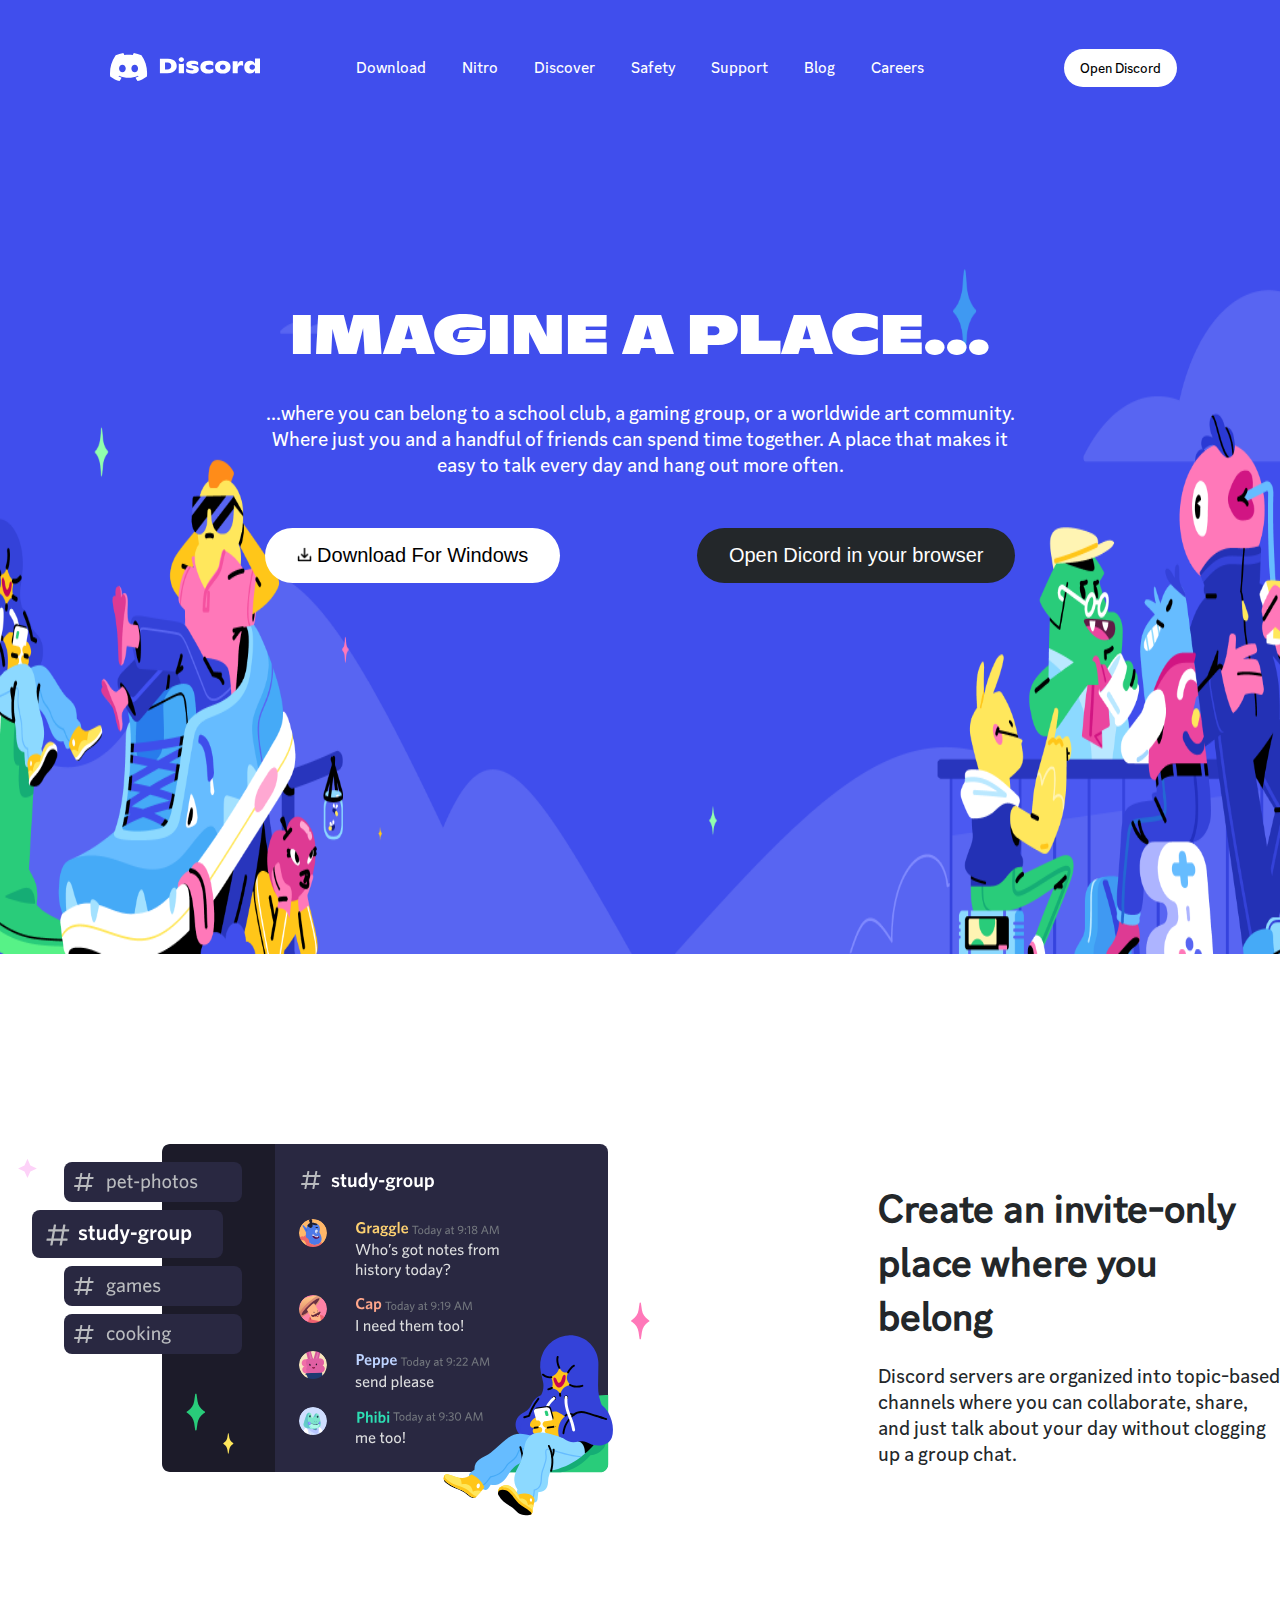
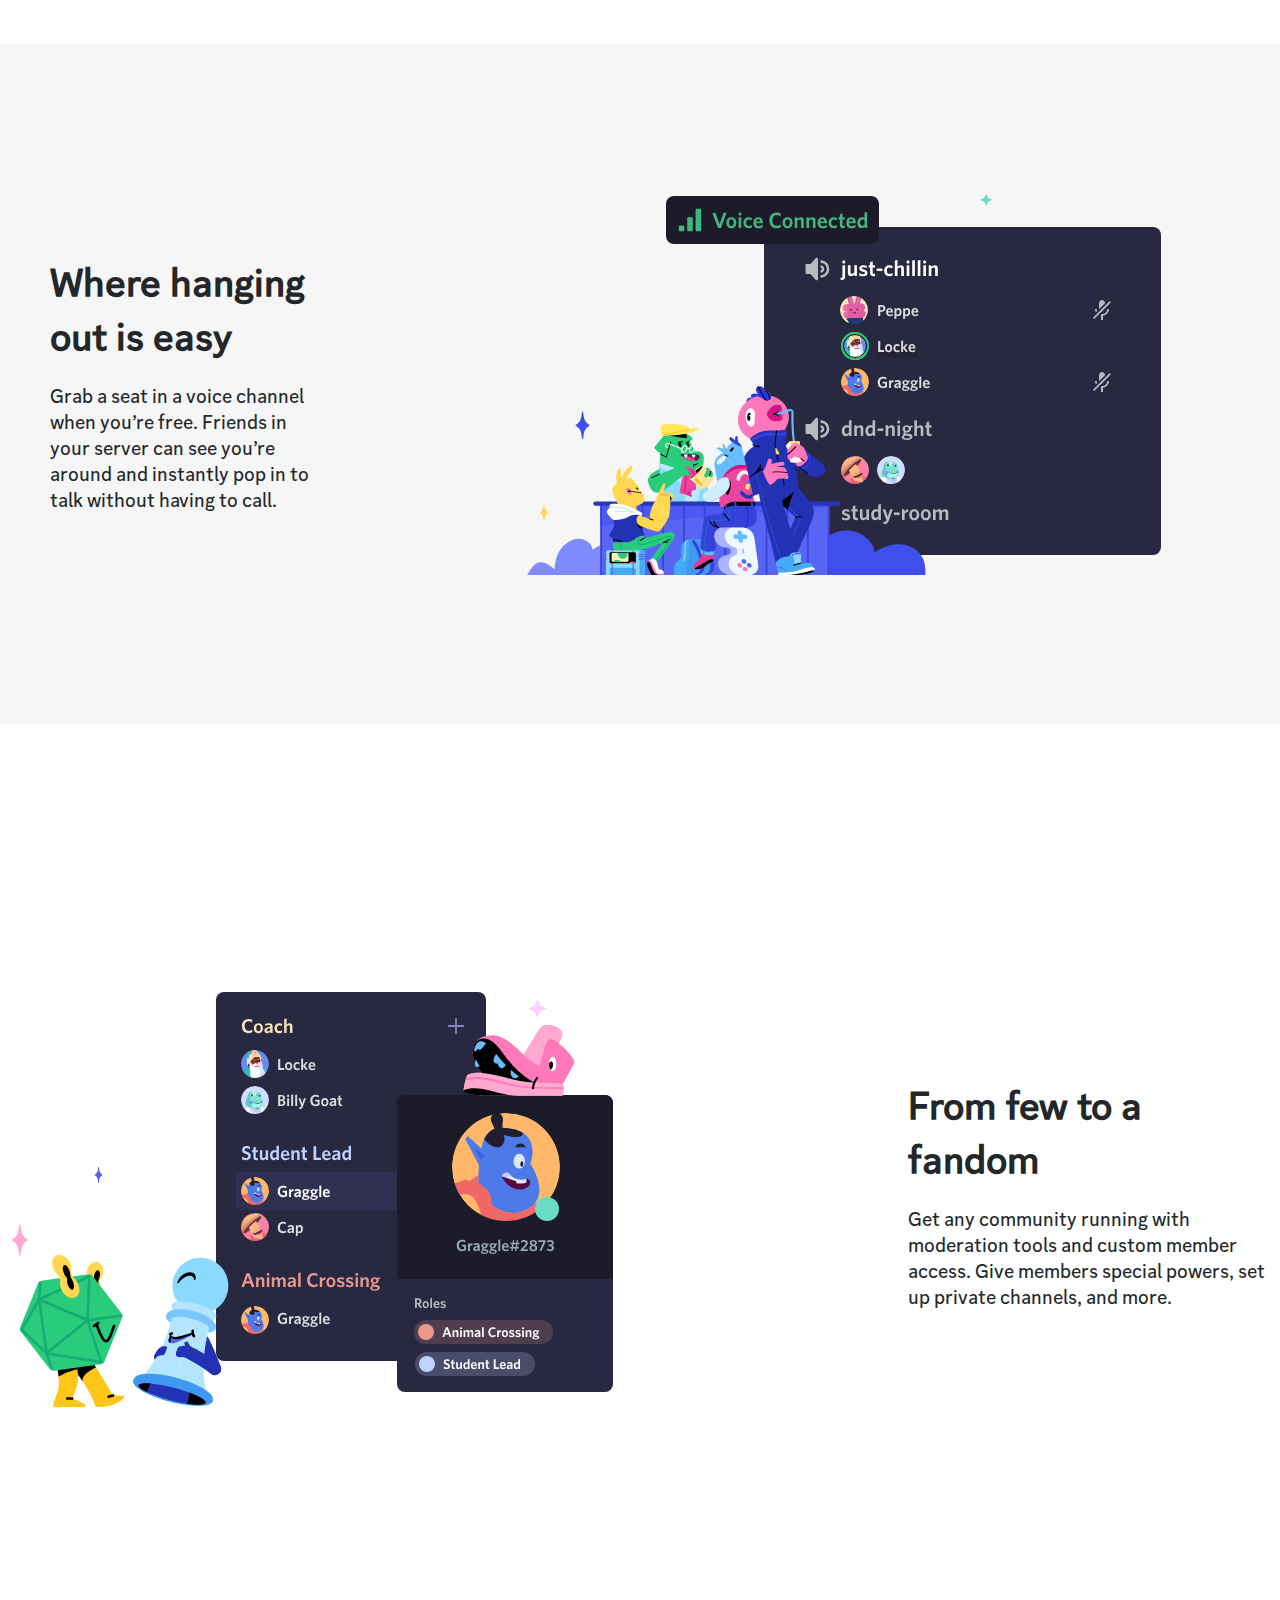
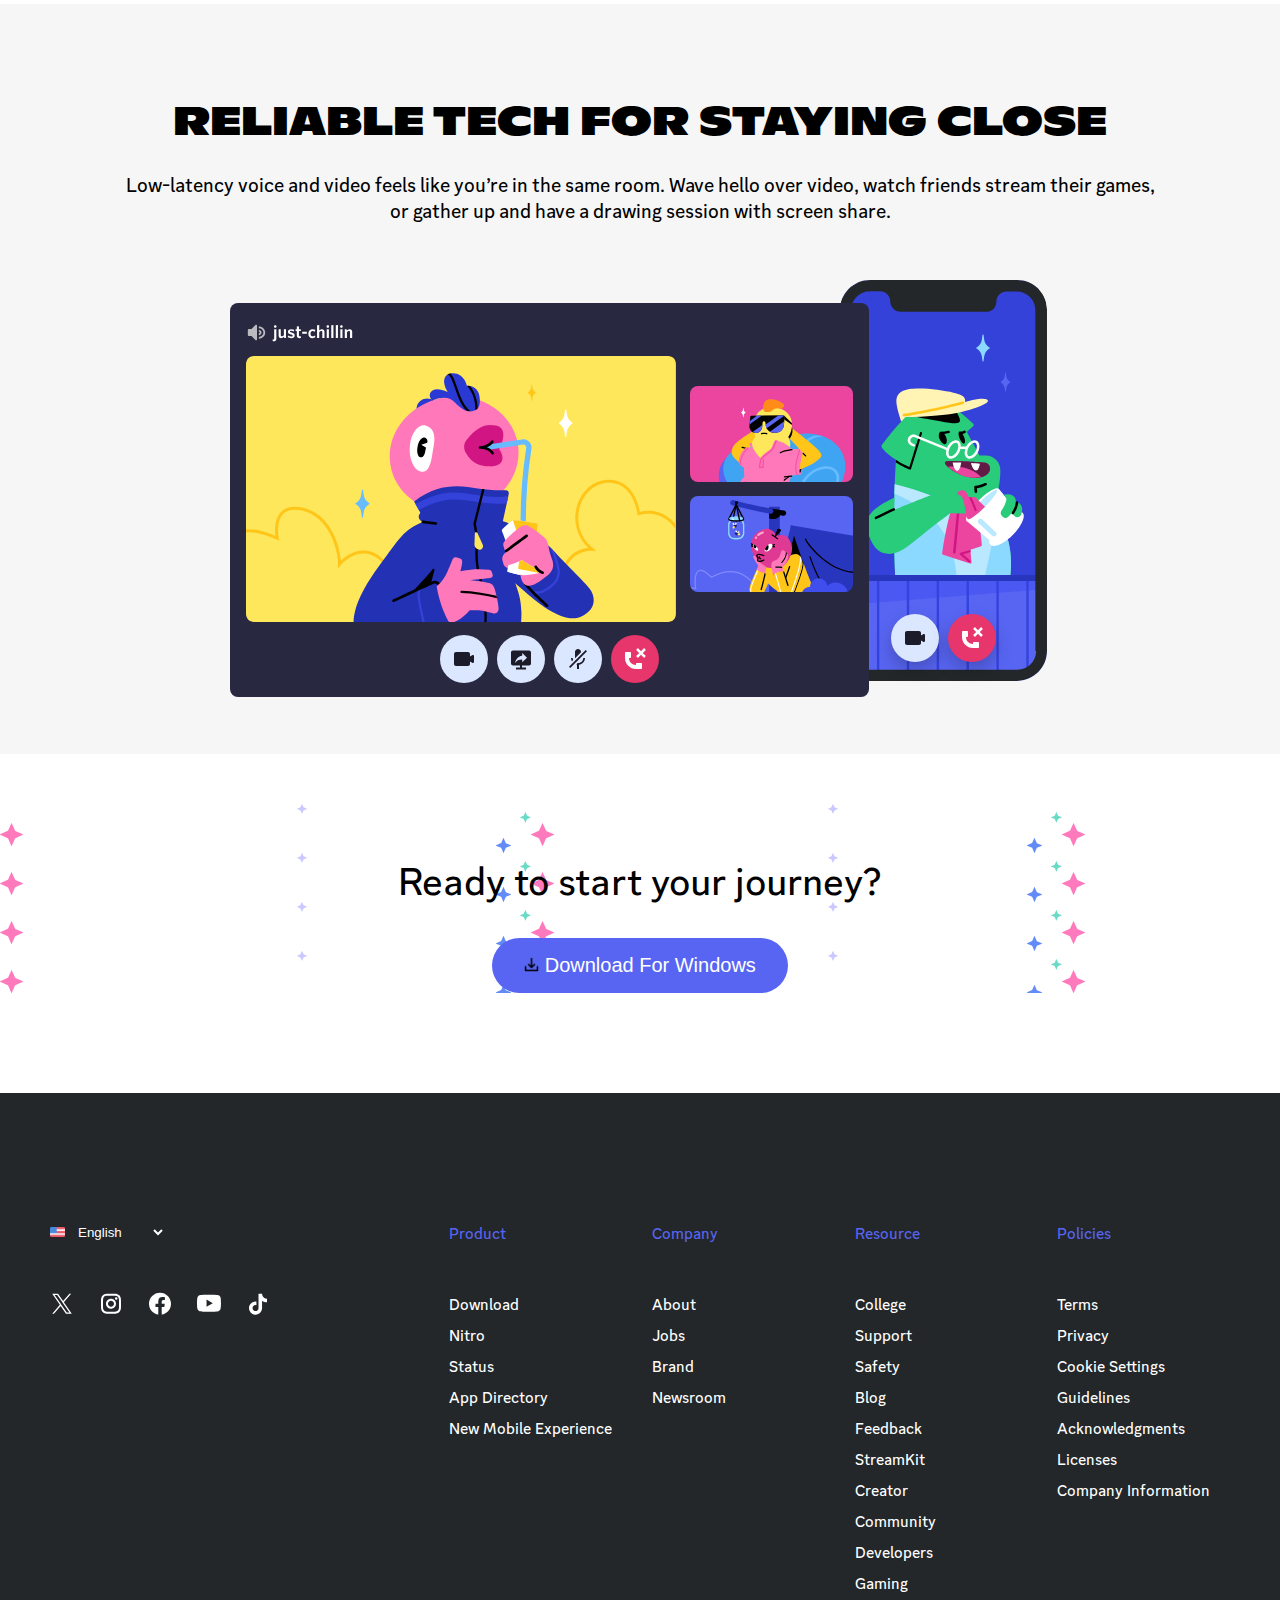
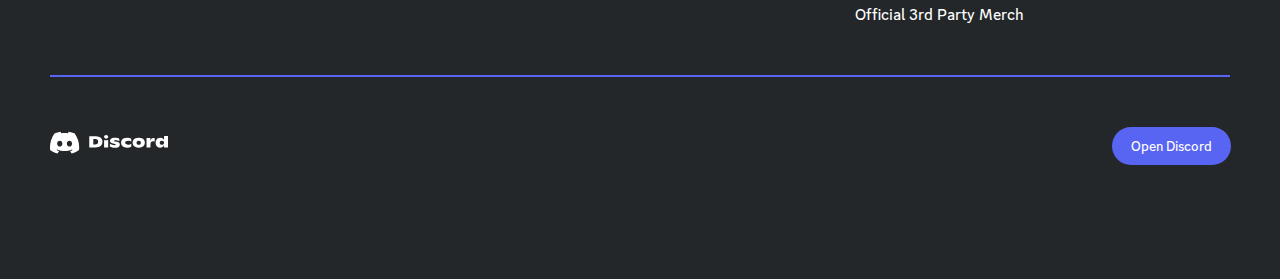
<file: Task-1(Landing Page)/index.html>
<!DOCTYPE html>
<html lang="en">

<head>
    <meta charset="UTF-8">
    <meta name="viewport" content="width=device-width, initial-scale=1.0">
    <title>Discord</title>
</head>

<body>
    <link rel="stylesheet" href="style.css">

    <link rel="icon" href="./assets/images/favicon.ico" type="image/x-icon">

    <link href="https://assets-global.website-files.com/6257adef93867e50d84d30e2/62fddf0fde45a8baedcc7ee5_847541504914fd33810e70a0ea73177e%20(2)-1.png" rel="shortcut icon" type="image/x-icon">

    <div class="layer1">
        <img src="assets/images/hero-bg.jpg" alt="Bg" width="100%" style="display: block; height: 106vh;">

        <div class="bar">
            <span class="nav-buttons">
                <img src="assets/images/logo.svg" alt="logo">
            </span>
            <div class="nav-buttons">
                <button href="#" class="navi">Download</button>
                <button href="#" class="navi">Nitro</button>
                <button href="#" class="navi">Discover</button>
                <button href="#" class="navi">Safety</button>
                <button href="#" class="navi">Support</button>
                <button href="#" class="navi">Blog</button>
                <button href="#" class="navi">Careers</button>
            </div>
            <span class="opi">
                <button href="#" class="open_dis" type="button">Open Discord</button>
            </span>
        </div>
    </div>

    <div class="box1">
        <span></span>
        <div>
            <span class="sub_box-1">IMAGINE A PLACE...</span>
            <span class="sub_box-2">...where you can belong to a school club, a gaming group, or a worldwide art
                community. Where just you and a handful of friends can spend time together. A place that makes it easy
                to talk every day and hang out more often.</span>
            <span class="sub_box-3">
                <button class="imgdownload"><img src="assets/images/download.ico" width="15px"> Download For
                    Windows</button>
                <button class="imgdownload1">Open Dicord in your browser</button>
            </span>
        </div>
        <span></span>
    </div>


    <div class="layer2">

        <img src="assets/images/section-1.svg" class="sec1">

        <div class="sec1text">
            <span class="text1">Create an invite-only place where you belong</span>
            <span class="text2">Discord servers are organized into topic-based channels where you can collaborate,
                share, and just talk about your day without clogging up a group chat.</span>
        </div>


    </div>

    <div class="empty"></div>

    <div class="layer3">

        <div class="sec2text">
            <span class="text1">Where hanging out is easy</span>
            <span class="text2">Grab a seat in a voice channel when you’re free. Friends in your server can see you’re around and instantly pop in to talk without having to call.</span>
        </div>
        <span></span>
        <img src="assets/images/section-2.svg" class="sec2">

    </div>  

    <div class="empty"></div>

    <div class="layer2" style="padding-bottom: 100px;">

        <img src="assets/images/section-3.svg" class="sec3">

        <div class="sec3text">
            <span class="text1">From few to a fandom</span>
            <span class="text2">Get any community running with moderation tools and custom member access. Give members special powers, set up private channels, and more.</span>
        </div>

    </div>

    <div class="layer4">
        <span class="mtext">RELIABLE TECH FOR STAYING CLOSE</span>
        <span class="subtext">Low-latency voice and video feels like you’re in the same room. Wave hello over video, watch friends stream their games, or gather up and have a drawing session with screen share.</span>

        <img src="assets/images/section-4.svg" alt="sec4">
    </div>

    <div class="layer5">
        <span class="sub-layer5-text" style="padding-bottom: 30px;">Ready to start your journey?</span>

        <button class="imgdownload" style="background-color: #5865f2; color: white;"><img src="assets/images/download.ico" width="15px"> Download For Windows</button>
        
    </div>

    <div class="empty"></div>

    <div class="bottom">
        <div class="box">
            <div class="socials">
                <div class="langu">
                    <img src="assets/images/flag.png" alt="flag" class="flag">
                    <select name="Language" class="drop">
                        <option value="US" selected>English</option>
                        <option value="UK">English(UK)</option>
                        <option value="India">हिन्दी</option>
                    </select>
                </div>

                <div class="empt"></div>

                <div class="icons">
                    <img src="assets/images/x.svg" alt="X">
                    <img src="assets/images/insta.svg" alt="Instagram" class="icon-pad">
                    <img src="assets/images/facebook.svg" alt="Facebook" class="icon-pad">
                    <img src="assets/images/youtube.svg" alt="Youtube" class="icon-pad">
                    <img src="assets/images/tiktok.svg" alt="TikTok" class="icon-pad">
                </div>
            </div>
            <div class="Head">
                <span>Product</span>
                <div class="empt"></div>
                <div class="bux">
                    <span class="sec-box">Download</span>
                    <span class="sec-box">Nitro</span>
                    <span class="sec-box">Status</span>
                    <span class="sec-box">App Directory</span>
                    <span class="sec-box">New Mobile Experience</span>
                </div>
            </div>
            <div class="Head">
                <span>Company</span>
                <div class="empt"></div>
                    <div class="bux">
                        <span class="sec-box">About</span>
                        <span class="sec-box">Jobs</span>
                        <span class="sec-box">Brand</span>
                        <span class="sec-box">Newsroom</span>
                    </div>
            </div>
            <div class="Head">
                <span>Resource</span>
                <div class="empt"></div>
                <div class="bux">
                    <span class="sec-box">College</span>
                    <span class="sec-box">Support</span>
                    <span class="sec-box">Safety</span>
                    <span class="sec-box">Blog</span>
                    <span class="sec-box">Feedback</span>
                    <span class="sec-box">StreamKit</span>
                    <span class="sec-box">Creator</span>
                    <span class="sec-box">Community</span>
                    <span class="sec-box">Developers</span>
                    <span class="sec-box">Gaming</span>
                    <span class="sec-box">Official 3rd Party Merch</span>
                </div>
            </div>
            <div class="Head">
                <span>Policies</span>
                <div class="empt"></div>
                <div class="bux">
                    <span class="sec-box">Terms</span>
                    <span class="sec-box">Privacy</span>
                    <span class="sec-box">Cookie Settings</span>
                    <span class="sec-box">Guidelines</span>
                    <span class="sec-box">Acknowledgments</span>
                    <span class="sec-box">Licenses</span>
                    <span class="sec-box">Company Information</span>
                </div>
            </div>
        </div>

        <div class="blueline"></div>

        <div class="btmpart">
            <img src="assets/images/logo.svg" alt="logo">
            <span></span>
            <button href="#" class="open_dis" type="button" style="background-color: #5865f2; color: #fff; margin-right: -1px;">Open Discord</button>
        </div>

    </div>

</body>

</html>
</file>
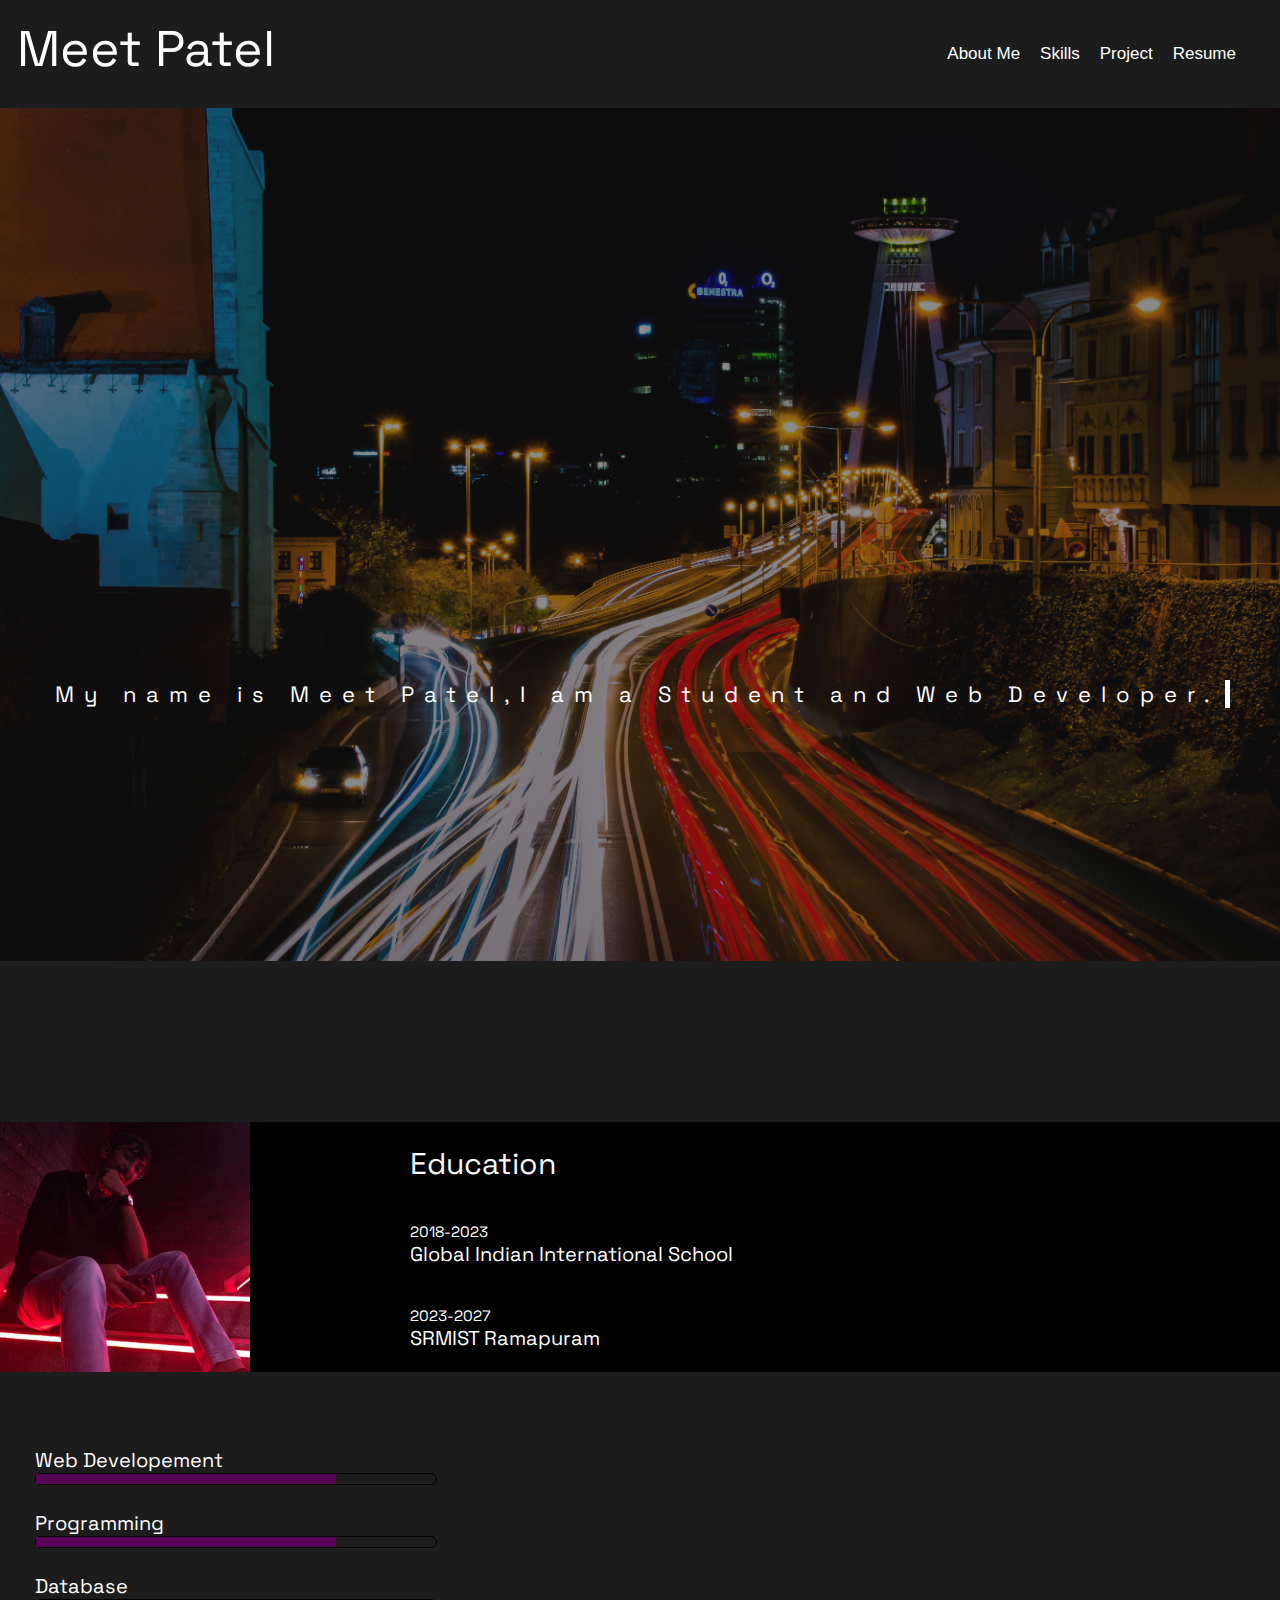
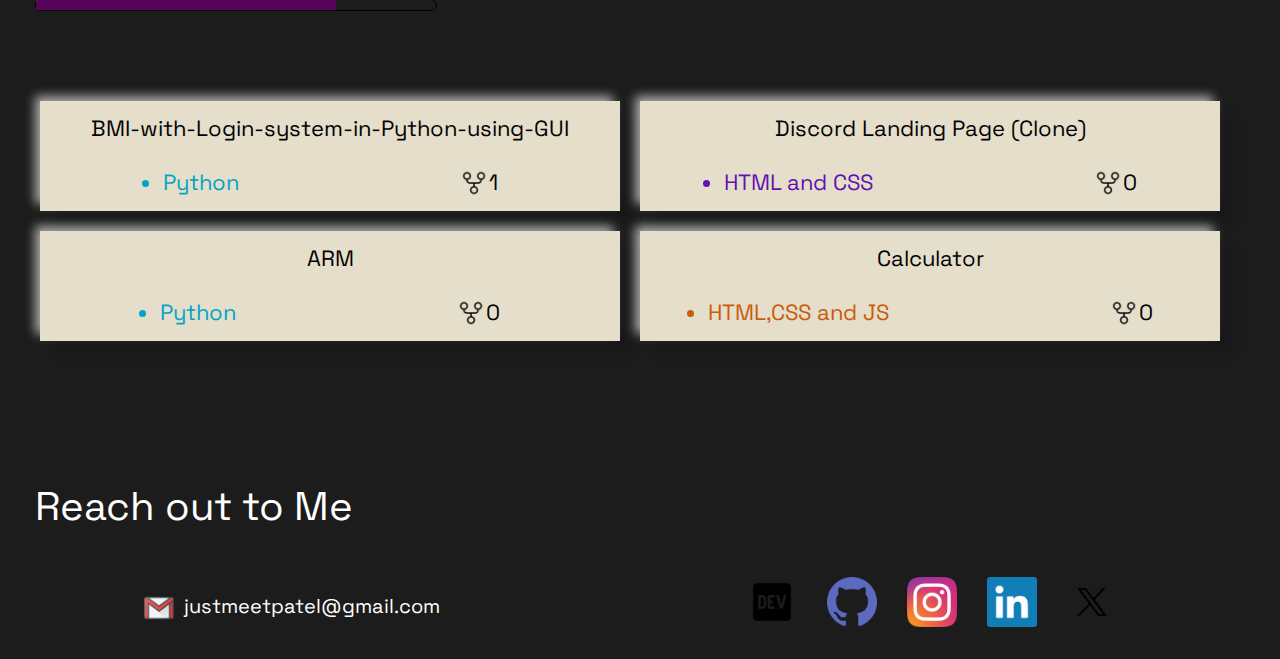
<file: Task-2(Portfolio)/index.html>
<!DOCTYPE html>
<html lang="en">
<head>
    <meta charset="UTF-8">
    <meta name="viewport" content="width=device-width, initial-scale=1.0">
    <title>Portfolio</title>
</head>
<body>
    <link rel="stylesheet" href="style.css">    
    
    <div class="main">
        <nav>
            <span class = "hname" style="color: white;font-size: 50px;font-family: Grosek;">
                Meet Patel
            </span>
            <div class = "flex">
                <button class="button button1 hbutton" onclick="window.location.href = '#aboutMe';">About Me</button>
                <button class="button button2 hbutton" onclick="window.location.href = '#skill';">Skills</button>
                <button class="button button3 hbutton" onclick="window.location.href = '#projectt';">Project</button>
                <button class="button button3 hbutton" onclick="window.location.href = 'https://drive.google.com/file/d/1w0GrZLfc0SYyTQMCVNxxwh_6tEFYWCJp/view?usp=sharing';">Resume</button>

            </div>
        </nav>

        <main>
            <div class="bgimg">
                <img src="Images/night.jpg" width="100%">
            </div>
            <div class="mcontent">
                <div class="container2">
                    <div class="intro">
                        <p class="text">My name is Meet Patel,I am a Student and Web Developer.</p>
                        <!-- <span>
                            I am Meet Patel,
                        </span>
                        <span>
                            &nbsp;Student and a Web Developer    
                        </span> -->
                        <br>
                    </div>    
                </div>
            </div>
            <!-- Empty block for spacing -->
            <div class="empty"></div>
            
            <!-- About Me Block  -->
            
            <div class="about" id="aboutMe">
                <img src = "Images/profile.jpg" width="250px">
                <div class="edu">
                    <span>Education</span>
                    <br>
                    <span style="font-size: 15px;">2018-2023</span>
                    <span style="font-size: 20px;">Global Indian International School</span>
                    <br>
                    <span style="font-size: 15px;">2023-2027</span>
                    <span style="font-size: 20px;">SRMIST Ramapuram</span>
                    
                </div>
            </div>
            
            <!-- Empty block for spacing -->
            <div class="empt"></div>
            <div class="empt"></div>
            <div class="empt"></div>

            <!-- Skill Section -->
            
            <div class="Skills" id="skill">
                <span>Web Developement</span>
                <div class="outer">
                    <div class="webD">    
                    </div>
                </div>

                <div class="empt"></div>

                <span>Programming</span>
                <div class="outer">
                    <div class="programming">
                    </div>
                </div>

                <div class="empt"></div>

                <span>Database</span>
                <div class="outer">
                    <div class="database">
                    </div>
                </div>
            </div>


            <!-- Empty block for spacing -->
            <div class="empt"></div>            
            <div class="empt"></div>            
            
            <!-- Project Section-->

            <div class="project" id="projectt">
                <div class="pro1">
                    <a href="https://github.com/JUSTMEETPATEL/BMI-with-Login-system-in-Python-using-GUI" style="text-decoration: none; color: black;">BMI-with-Login-system-in-Python-using-GUI</a>
                    
                    <div class="prolang">
                        <div class="langu">
                            <li>Python</li>
                        </div>
                        <div class="ico">
                            <img src="Icons/git-fork.ico" width="30px">
                        </div>
                        <span style="font-size: 22px; font-family: Grosek; color:black">1</span>
                    </div>
                        
                </div>
                <div class="pro1">
                    <a href="https://github.com/JUSTMEETPATEL/Discord-Landing-Page" style="text-decoration: none; color: black;">Discord Landing Page (Clone)</a>
                    
                    <div class="prolang">
                        <div class="langu" style="color: rgb(108, 16, 195);">
                            <li>HTML and CSS</li>
                        </div>
                        <div class="ico">
                            <img src="Icons/git-fork.ico" width="30px">
                        </div>
                        <span style="font-size: 22px; font-family: Grosek; color:black">0</span>
                    </div>

                </div>

                
                <div class="pro1">
                    <a href="https://github.com/JUSTMEETPATEL/ARM style=" style="text-decoration: none; color: black;">ARM</a>
                    
                    <div class="prolang">
                        <div class="langu">
                            <li>Python</li>
                        </div>
                        <div class="ico">
                            <img src="Icons/git-fork.ico" width="30px">
                        </div>
                        <span style="font-size: 22px; font-family: Grosek; color:black">0</span>
                    </div>
                </div>


                <div class="pro1">
                    <a href="https://github.com/JUSTMEETPATEL/Calculator_Website" style="text-decoration: none; color: black;">Calculator</a>
                    
                    <div class="prolang">
                        <div class="langu" style="color: rgb(221, 99, 11);">
                            <li>HTML,CSS and JS</li>
                        </div>
                        <div class="ico">
                            <img src="Icons/git-fork.ico" width="30px">
                        </div>
                        <span style="font-size: 22px; font-family: Grosek; color:black">0</span>
                    </div>
                </div>

            </div>

            <div class="empt"></div>
            <div class="empt"></div>
            <div class="contact">
                <div class="empt"></div>
                <div class="empt"></div>
                <div style="color: white; padding-left: 35px;" >
                    Reach out to Me
                </div>
                <div class="empt"></div>
                <div class="reach_out">
                    <div class="gmail">
                        <img src="Icons/gmail.ico" alt="Mail" width="30px">                  
                        <span style="font-size: 20px; font-family: Grosek; color: white;">&nbsp;&nbsp;justmeetpatel@gmail.com</span>
                    </div>
                    <div class="icon">
                        <a href="https://dev.to/@justmeetpatel" style="padding-right: 30px;"><img src="Icons/dev-to.ico" width="50px"></a>
                        <a href="https://github.com/JUSTMEETPATEL" style="padding-right: 30px;"><img src="Icons/github.ico" width="50px"></a>
                        <a href="https://www.instagram.com/patel_meet_11/" style="padding-right: 30px;"><img src="Icons/instagram.ico" width="50px"></a>
                        <a href="https://www.linkedin.com/in/meetpatel011" style="padding-right: 30px;"><img src="Icons/linked.ico" width="50px"></a>
                        <a href="https://twitter.com/justmeetpatel"><img src="Icons/twitter-x.ico" width="50px"></a>
                    </div>
                </div>

            </div>

        </main>

    </div>
</body>
</html>
</file>
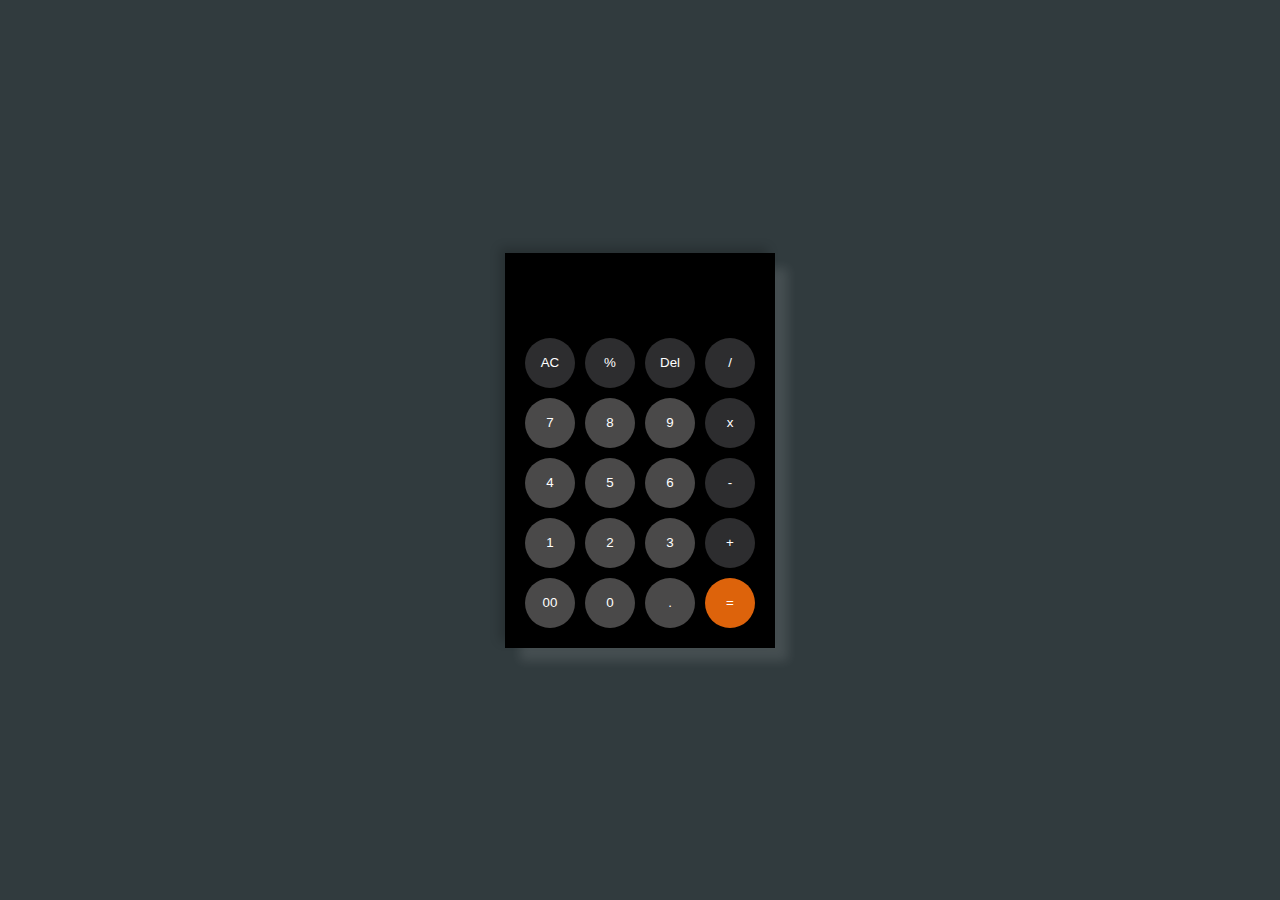
<file: Task-3(Calculator)/index.html>
<!DOCTYPE html>
<html lang="en">
<head>
    <meta charset="UTF-8">
    <meta name="viewport" content="width=device-width, initial-scale=1.0">
    <title>Calculator</title>
</head>
<body>
    <link rel="stylesheet" href="style.css">
    <script src="script.js"></script>
    <div id="container">

        <input type = "text" id = "display" readonly>

        <div id="buttons">
            <button onclick="allClear()" class="custs">AC</button>
            <button onclick="addToDisplay('%')" class="custs">%</button>
            <button onclick="backspace()" class="custs">Del</button>
            <button onclick="addToDisplay('/')" class="custs">/</button>
            <button onclick="addToDisplay('7')">7</button>
            <button onclick="addToDisplay('8')">8</button>
            <button onclick="addToDisplay('9')">9</button>
            <button onclick="addToDisplay('*')" class="custs">x</button>
            <button onclick="addToDisplay('4')">4</button>
            <button onclick="addToDisplay('5')">5</button>
            <button onclick="addToDisplay('6')">6</button>
            <button onclick="addToDisplay('-')" class="custs">-</button>
            <button onclick="addToDisplay('1')">1</button>
            <button onclick="addToDisplay('2')">2</button>
            <button onclick="addToDisplay('3')">3</button>
            <button onclick="addToDisplay('+')" class="custs">+</button>
            <button onclick="addToDisplay('00')">00</button>
            <button onclick="addToDisplay('0')">0</button>
            <button onclick="addToDisplay('.')">.</button>
            <button onclick="calculate()" class="equal">=</button>
        </div>

    </div>
</body>
</html>
</file>
<file: Task-1(Landing Page)/style.css>
@font-face {
    font-family: "Ginto";
    src: url(assets/fonts/GintoNord.otf);
}

@font-face {
    font-family: "GG sans";
    src: url(assets/fonts/ggsans-Medium.ttf);
}

*{
    padding: 0px;
    margin: 0px;
}


.layer1{
    background-color: rgba(88, 101, 242, 0);
    
}

.layer1 img{
    position: relative;
}


.bar{
    display: grid;
    grid-template-columns: 25% 50% 25%;
    grid-template-rows: auto;
    top: 0%;
    position: absolute;
    width: 100%;
    height: 15vh;

}

.bar span img{
    width: 150px;
    padding-left: 50px;
}

.open_dis{
    background-color: white;
    color: black;
    border-radius: 40px;
    padding: 7px 16px;
    border: none;
    line-height: 24px;
    font-family: GG sans;
    cursor: pointer;
    font-size: 14px;
}

.open_dis:hover{
    color: rgb(88,101,242);
    box-shadow: 0px 8px 15px rgba(0,0,0,.2);
}

.navi{
    font-size: 16px;
    color: white;
    background-color: transparent;
    border: none;
    font-family: GG sans;
}

.navi:hover{
    text-decoration: underline;
    cursor: pointer;
}

.nav-buttons{
    display: flex;
    justify-content: space-evenly;
    cursor: pointer;
}
.opi{
    display: flex;
    align-items: center;
    justify-content: center;

}

.box1{
    position: absolute;
    top: 33%;
    display: grid;
    grid-template-columns: 10% 80% 10%;
    width: 100%;
}

.sub_box-1{
    font-family: Ginto;
    color: white;
    font-size: 56px;
    display: flex;
    justify-content: center;
}

.sub_box-2{
    font-size: 20px;
    text-align: center;
    color: #fff;
    display: flex;
    justify-content: center;
    padding-top: 30px;
    font-family: GG sans;
    margin-left: 135px;
    margin-right: 135px;
}

.sub_box-3{
    display: flex;
    justify-content: space-evenly;
    align-items:center;
    padding-top: 50px;
    font-family: GG sans;
}

.imgdownload{
    padding-right: 10px;
    background-color: #fff;
    color: black;
    border: none;
    border-radius: 28px;
    padding: 16px 32px;
    font-size: 20px;
    cursor: pointer;
}

.imgdownload:hover{
    color: rgb(88,101,242);
    box-shadow: 0px 8px 15px rgba(0,0,0,.2);
}

.imgdownload1{
    padding-right: 10px;
    background-color: #23272a;
    color: #fff;
    border: none;
    border-radius: 28px;
    padding: 16px 32px;
    font-size: 20px;
    cursor: pointer;
}

.imgdownload1:hover{
    box-shadow: 0 8px 15px rgba(0,0,0,.2);
}

.layer2{
    display: flex;
    justify-content: space-evenly;
    align-items: center;
    padding-top: 150px;
}

.sec1text{
    display: flex;
    flex-direction: column;
    justify-content: center;
    padding-left: 200px;
}

.text1{
    font-size: 40px;
    color:#23272a;
    font-family: GG sans;
    font-weight: 700;

}

.text2{
    padding-top: 20px;
    font-size: 20px;
    color:#23272a;
    font-family: GG sans;
    font-weight: 200;
}


.layer3{
    background-color: #f6f6f6;
    display: grid;
    grid-template-columns: 25% 15% 40% 20%;
    padding-top: 120px;
    padding-bottom: 120px;
}

.sec2text{
    display: flex;
    flex-direction: column;
    justify-content: center;
    margin-left: 50px;
}

.empty{
    height: 100px;
}


.sec3text{
    display: flex;
    flex-direction: column;
    justify-content: center;
    padding-left: 230px;
}

.layer4{
    display: flex;
    flex-direction: column;
    justify-content: center;
    align-items: center;
    /* margin-left: 120px;
    margin-right: 120px; */
    margin-top: 90px;
    padding-top: 90px; 
    background-color: #f6f6f6;
}

.mtext{
    font-family: Ginto;
    font-size: 40px;
    text-align: center;
    margin-bottom: 25px;
}

.subtext{
    font-family: GG sans;
    font-size: 20px;
    text-align: center;
    margin-left: 120px;
    margin-right: 120px;
}

.layer5{
    display: flex;
    flex-direction: column;
    justify-content: center;
    align-items: center;
    margin-top: 50px;
    background-image: url(assets/images/sparkles.svg);
}

.sub-layer5-text{
    font-size: 40px;
    font-family: GG sans;
    font-weight: 300;
    margin-top: 50px;
    padding-bottom: 100px;
}

.layer5-button{
    padding-right: 10px;
    background-color: #5865f2;
    color: white;
    border: none;
    border-radius: 28px;
    padding: 14px 32px;
    font-size: 20px;
    cursor: pointer;
}


.bottom{
    background-color: #23272a;
    padding-top: 80px;
    padding-bottom: 64px;
    position: relative;
    overflow: visible;
}

.box{
    display: grid;
    grid-template-columns: 33.2% 16.6%  16.6% 16.6% 16.6%;
    grid-template-rows: auto;
    margin: 50px;
    gap:7px;
}

.social{
    display: flex;
    flex-direction: column;
    justify-content: center;
    align-items: flex-start;
}

.flag{
    width: 15px;
    padding-right: 5px;
}

.drop{
    background-color: transparent;
    border: none;
    color: #fff;
}

.icons{
    display: flex;
    justify-content: flex-start;
}

.icon-pad{
    padding-left: 25px;
}

.empt{
    height: 50px;
}



.Head{
    display: flex;
    flex-direction: column;
    justify-content: flex-start;
    align-items: flex-start;
    color: #5865f2;
    font-family: GG sans;
}

.sec-box{
    color: #fff;
}

.bux{
    display: flex;
    flex-direction: column;
    justify-content: center;
    align-items: flex-start;
    gap: 10px;
}

.blueline{
    background-color: #5865f2;
    height: 2px;
    margin: 50px;
}

.btmpart{
    display: grid;
    grid-template-columns: 10% 80% 10%;
    grid-template-rows: auto;
    margin: 50px;
}

.sec-box:hover{
    text-decoration: underline;
    cursor: pointer;
}
</file>
<file: Task-2(Portfolio)/style.css>
@font-face {
    font-family: 'Honey';
    src: url(Fonts/HoneyScript-SemiBold.ttf);
}

@font-face {
    font-family: 'Grosek';
    src: url(Fonts/SpaceGrotesk-VariableFont_wght.ttf);
}

@keyframes web_grow{
    0%{
        transform: scaleX(0.1);
    }
    100%{
        transform: scaleX(0.40);
    }
}


@keyframes pro_grow{
    0%{
        transform: scaleX(0.1);
    }
    100%{
        transform: scaleX(0.68);
    }
}

@keyframes data_grow{
    0%{
        transform: scaleX(0.1);
    }
    100%{
        transform: scaleX(0.3);
    }
}

@keyframes fade_out {
    to{ opacity: 0;}
}

@keyframes zoom{
    25%{ opacity: 0.9;}
    85%,100%{opacity: 0; scale: 3;}
}

@keyframes cursor {
    50%{
        border-color: transparent;
    }
}

@keyframes typing {
    from{ width: 0 ;}
    
}

*{
    padding: 0;
    margin: 0;
}
.main{
    background-color: #1b1c1b;
}

.hname:hover{
    text-shadow: 5px 5px 10px black;
    transition-duration: 0.69s;
}

nav{
    display: flex;
    justify-content: space-between;
    padding: 17px;
    background-color: #1b1c1b;
}

.hbutton:hover{
    box-shadow: 2px 2px 4px black;
    border-radius: 75px;
    padding: 5px;
    transition-duration: 0.4s;
}
button{
    background-color: none;
    padding: 8px;
    font-size: 17px;
    color: white;
    border: none;
    background-color: #1b1c1b;
    cursor: pointer;
}

.flex{
    padding: 19px;
}

.image{
    width: 750px;
    padding-top: 150px;
}
.hello{
    font-size: 69px;
    color: white;
    font-family: Honey;
}
.hello:hover{
    text-shadow: 1px 1px 2px black;
    transition-duration: 0.4s;
    transition-delay: 0.1s;
}

.bgimg{
    max-width: 100%;
    height: auto;
    position: relative;   
    animation: zoom linear forwards;
    animation-timeline: view();
    animation-range: exit;
    inset: 0;
    object-fit: cover;
    opacity: 0.5;
    overflow: hidden;
}
.mcontent{
    display: flex;
    justify-content: space-around;
    /* align-items: center; */
}

.intro{
    font-size: 39px;
    color: white;
    font-family: Grosek;
    display: inline-block;
    position: absolute;
    padding-top: 50px;
    top:70%;
    animation: fade_out linear;
    animation-timeline: view();
    animation-range: exit -200px;
}   

.text{
    font-size: 22px;
    letter-spacing: 10px;
    font-family: Grosek;
    border-right :5px solid ;
    width: 100%;
    white-space: nowrap;
    overflow: hidden;
    animation: 
        typing 3s,
        cursor .4s step-end infinite alternate;

}
.container2{
    display: flex;
    justify-content: center;
    align-items: center;
    /* flex-direction: column; */
}


.empty{
    width: auto;
    height: 157px;
}

.about{
    height: 400px;
}

.icon{
    padding: 20px;
    display: flex;
}

.about{
    background-color: black;
    height: 250px;
    display: flex;
    
}
.edu{
    font-family: Grosek;
    font-size: 30px;
    color: white;
    display: flex;
    justify-content: center;
    padding-left: 160px;
    flex-direction: column;
}

.Skills{
    font-family: Grosek;
    font-size: 20px;
    color: white;
    display: flex;
    flex-direction: column;
    justify-content: center;
    padding-left: 35px;
}
.outer{
    width: 400px;
    height: 10px;
    border: 1px solid black;
    border-radius: 10px 10px 10px 10px ;
}

.webD{
    width: 75%;
    height: 10px;
    background-color: rgb(88, 3, 88);
    transform-origin: left;
    animation: web_grow 4s forwards;
    animation-timeline: view();
}

.programming{
    width: 75%;
    height: 10px;
    background-color: rgb(88, 3, 88);
    transform-origin: left;
    animation: pro_grow 4s forwards;
    animation-timeline: view();

}
    
.database{
    width: 75%;
    height: 10px;
    background-color: rgb(88, 3, 88);
    transform-origin: left;
    animation: data_grow 4s forwards;
    animation-timeline: view();
}

.empt{
    width: auto;
    height: 25px;
}

.project{
    width: auto;
    height: 240px;
    display: grid;
    padding: 40px;
    grid-template-columns: 600px 600px;
    grid-template-rows: 130px 130px;
    opacity: 0.9;
}

.pro1{
    /* border: 2px solid red;*/
    box-shadow: 14px 14px 10px -1px rgba(0,0,0,0.15),
                -6px -6px 10px -1px rgba(255,255,255,0.7);
    height: 110px;
    width: 580px;
    display: flex;
    justify-content: space-around;
    align-items: center;
    font-family: Grosek;
    font-size: 22px;
    flex-direction: column;
    background-color: #faf3dd;
}


.prolang{
    display: flex;
    justify-content: space-around;
    flex-direction: row;
    align-items: flex-start;
    color: #00b4d8;
    
}

.ico{
    width: 30px;
    height: 30px;
    padding-left: 220px;
}


.contact{
    font-family: Grosek;
    font-size: 40px;
    display: flex;
    flex-direction: column;
    justify-content: center;
}

.reach_out{
    display: flex;
    flex-direction: row;
    justify-content: space-around;
    align-items: center;
}

.gmail{
    display: flex;
    flex-direction: row;

}

.resume{
    font-size: 20px;


}

.icon{
    display: flex;
    flex-direction: row;
    justify-content: space-between;

}

html{
    scroll-behavior: smooth;
}
</file>
<file: Task-3(Calculator)/style.css>
*{
    padding: 0px;
    margin: 0px;
}

body{
    background-color: rgb(49 59 62);
    display: flex;
    justify-content: center;
    align-items: center;
    height: 100vh;
}

#container{
    height: auto;   
    background-color: black;
    box-shadow: 14px 14px 10px -1px rgba(255,255,255,0.1),
    -6px -6px 10px -1px rgba(0,0,0,0.2);
    

}

#display{
    width: 85%;
    text-align: right;
    height: 55px;
    background-color: black;
    border: none;
    color: #fff;
    overflow: hidden;
    padding-bottom: 10px;
    
}

button{
    width: 50px;
    height: 50px;
    border-radius: 50%;
    border: none;
    background-color: rgb(74, 73, 73);
    color: #fff;
    cursor: pointer;
}

.custs{
    background-color: rgb(45, 45, 47);
}

.equal{
    background-color: rgb(221, 99, 11);
}

#buttons{
    display: grid;
    grid-template-columns: repeat(4, 1fr);
    gap: 10px;
    padding: 20px;
}

button:hover{
    background-color: rgb(110, 109, 100);
}

.equal:hover{
    background-color: rgb(232, 159, 106);
}

button::after{
    background-color: rgb(167, 167, 179)
}
</file>
